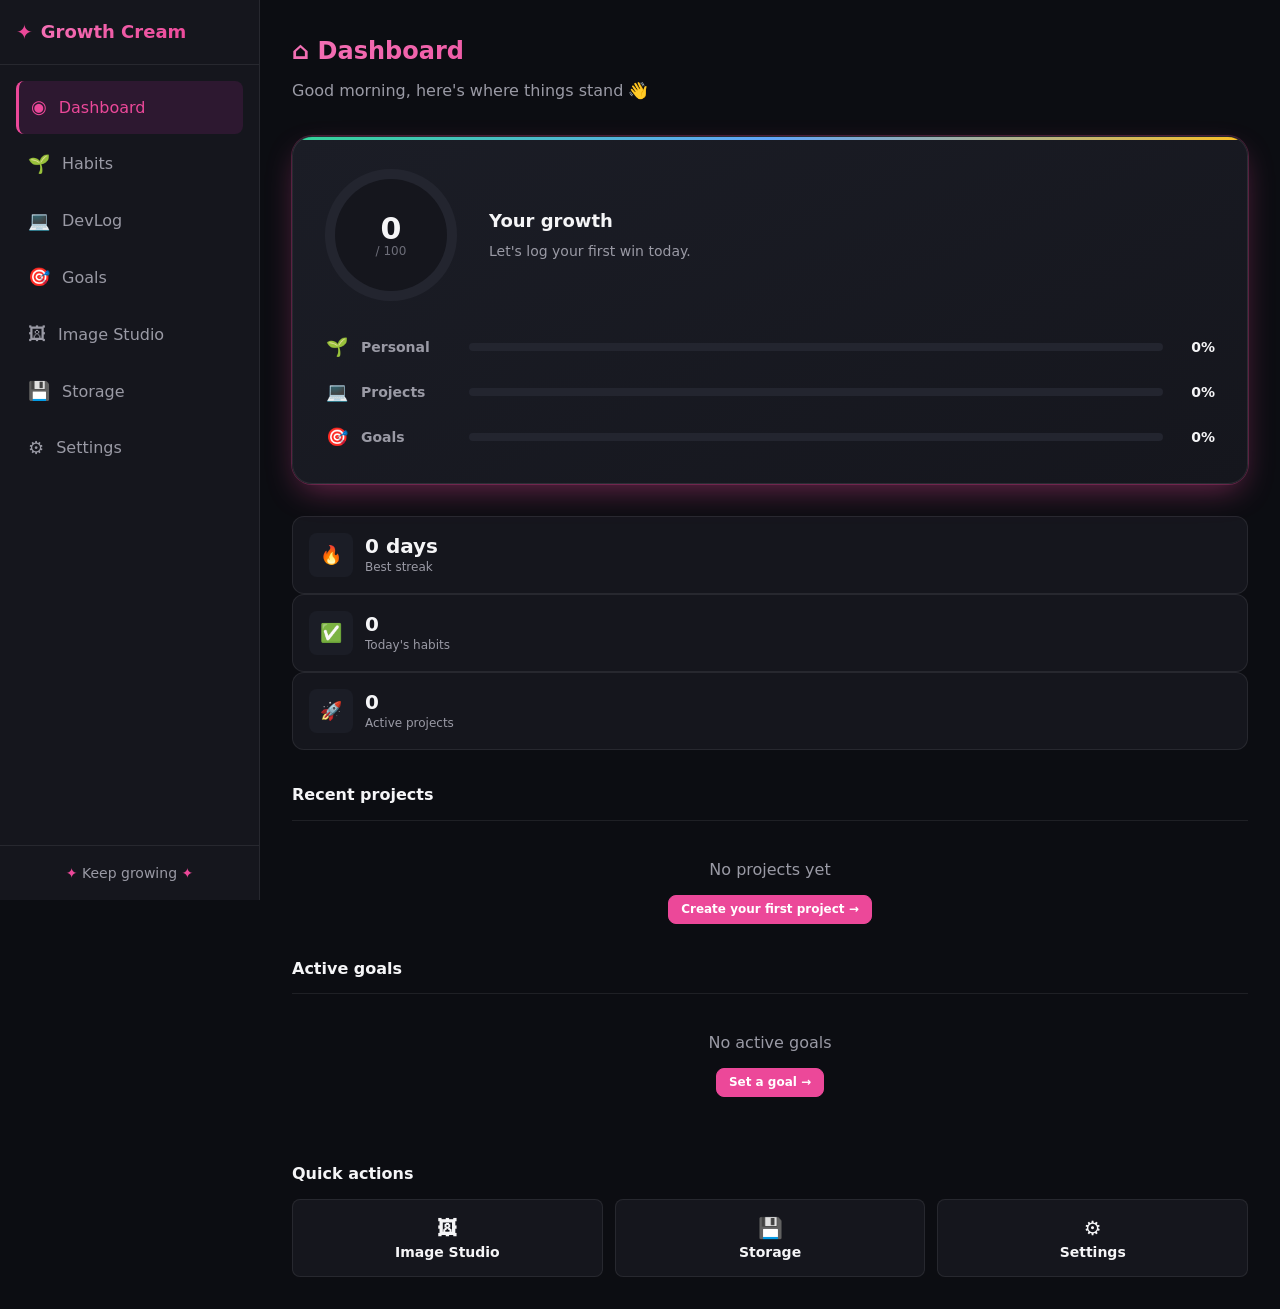
<file: index.html>
<!DOCTYPE html>
<html lang="en">
<head>
    <meta charset="UTF-8">
    <meta name="viewport" content="width=device-width, initial-scale=1.0">
    <meta name="description" content="Growth Cream - Personal growth, habit tracking, project management, and image utilities in one offline-first PWA">
    <meta name="theme-color" content="#0c0d12">
    <title>Growth Cream</title>
    <link rel="manifest" href="/manifest.webmanifest">
    <link rel="icon" href="/favicon.ico" type="image/x-icon">
    <link rel="apple-touch-icon" href="/assets/icons/icon-192.png">
    <meta name="google-site-verification" content="l5zab0NHk3lbRe6HAabq8PNIt4BbzaHUr1Sao5YM5yc" />
    <link rel="stylesheet" href="/css/variables.css">
    <link rel="stylesheet" href="/css/main.css">
    <link rel="stylesheet" href="/css/layout.css">
    <link rel="stylesheet" href="/css/components.css">
    <link rel="stylesheet" href="/css/responsive.css">
    <link rel="stylesheet" href="/css/themes.css">
</head>
<body>
    <div class="app-container">
        <nav id="navbar" class="navbar" aria-label="Main navigation">
            <!-- Navbar will be injected by JavaScript -->
        </nav>
        
        <main class="main-content" id="main-content">
            <div id="page-container">
                <!-- Pages will be loaded here -->
            </div>
        </main>
    </div>
    
    <div id="modal-container"></div>
    <div id="toast-container"></div>
    
    <script type="module" src="/js/app.js"></script>
</body>
</html>
</file>
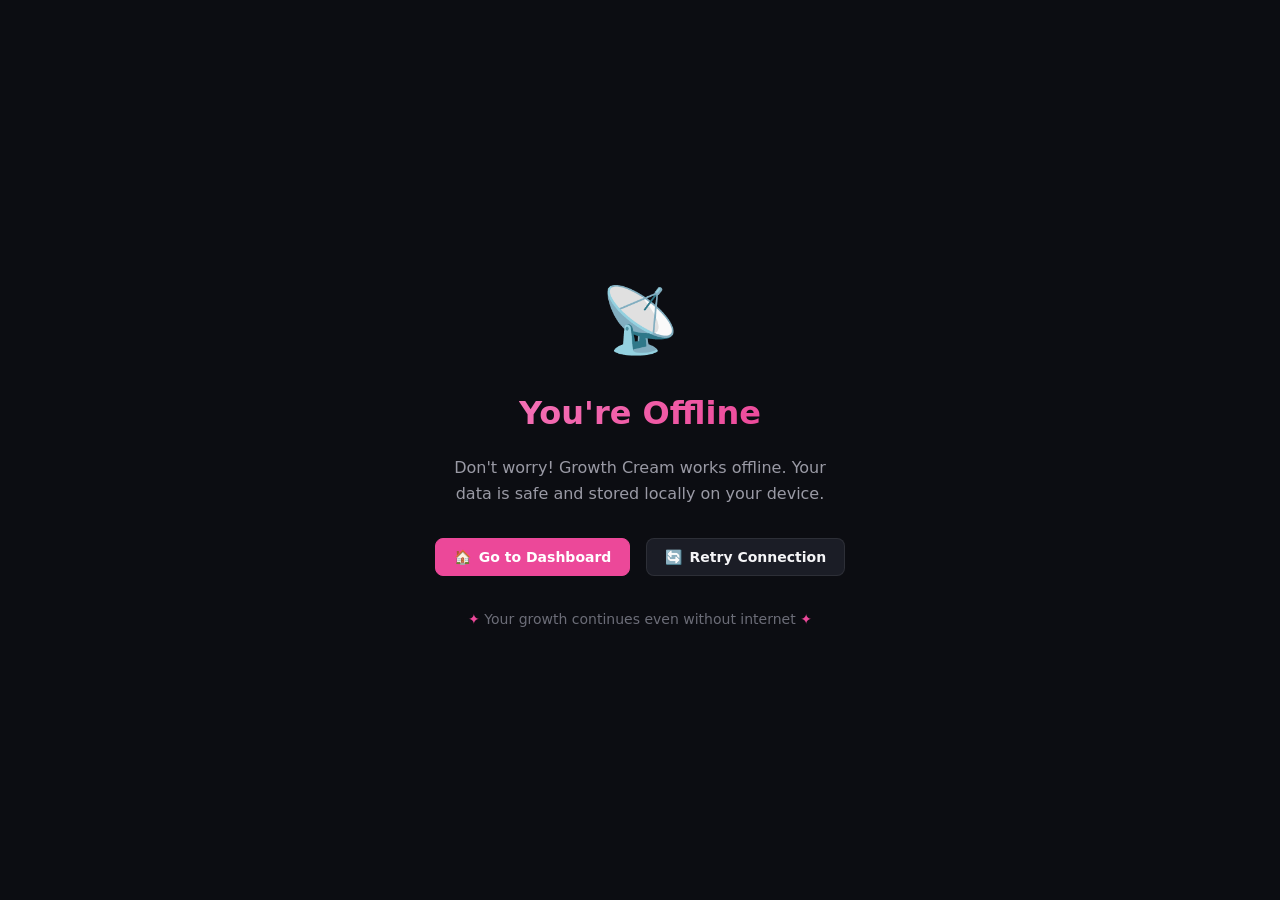
<file: offline.html>
<!DOCTYPE html>
<html lang="en">
<head>
    <meta charset="UTF-8">
    <meta name="viewport" content="width=device-width, initial-scale=1.0">
    <title>Offline - Growth Cream</title>
    <link rel="stylesheet" href="/css/variables.css">
    <link rel="stylesheet" href="/css/main.css">
    <link rel="stylesheet" href="/css/layout.css">
    <link rel="stylesheet" href="/css/components.css">
    <link rel="stylesheet" href="/css/responsive.css">
    <link rel="stylesheet" href="/css/themes.css">
    <style>
        .offline-container {
            display: flex;
            flex-direction: column;
            align-items: center;
            justify-content: center;
            min-height: 100vh;
            text-align: center;
            padding: 2rem;
        }
        
        .offline-icon {
            font-size: 4rem;
            margin-bottom: 1rem;
            animation: pulse 2s ease-in-out infinite;
        }
        
        @keyframes pulse {
            0%, 100% { transform: scale(1); }
            50% { transform: scale(1.1); }
        }
        
        .offline-title {
            font-size: 2rem;
            margin-bottom: 1rem;
            background: linear-gradient(135deg, var(--pink-light), var(--pink));
            -webkit-background-clip: text;
            -webkit-text-fill-color: transparent;
            background-clip: text;
        }
        
        .offline-text {
            color: var(--text-muted);
            margin-bottom: 2rem;
            max-width: 400px;
        }
        
        .offline-actions {
            display: flex;
            gap: 1rem;
            flex-wrap: wrap;
            justify-content: center;
        }
    </style>
</head>
<body>
    <div class="offline-container">
        <div class="offline-icon">📡</div>
        <h1 class="offline-title">You're Offline</h1>
        <p class="offline-text">
            Don't worry! Growth Cream works offline. Your data is safe and stored locally on your device.
        </p>
        <div class="offline-actions">
            <button class="btn btn-primary" onclick="window.location.href='/'">
                <span>🏠</span>
                Go to Dashboard
            </button>
            <button class="btn" onclick="window.location.reload()">
                <span>🔄</span>
                Retry Connection
            </button>
        </div>
        <p style="margin-top: 2rem; color: var(--text-dim); font-size: 0.875rem;">
            <span style="color: var(--pink);">✦</span>
            Your growth continues even without internet
            <span style="color: var(--pink);">✦</span>
        </p>
    </div>
</body>
</html>
</file>
<file: css/variables.css>
:root {
    /* Core palette — neutral charcoal base so color reads intentional, not just dark-mode-by-default */
    --bg: #0c0d12;
    --surface: #15161d;
    --surface-2: #1b1d26;
    --surface-3: #23252f;

    /* Brand accent — refined magenta-pink (was neon/oversaturated) */
    --pink: #ec4899;
    --pink-light: #f472b6;
    --pink-dark: #be185d;
    --neon: #f472b6;

    /* Category accents — give Personal / Projects / Goals their own identity
       instead of everything being the same pink */
    --accent-personal: #34d399;
    --accent-projects: #60a5fa;
    --accent-goals: #fbbf24;

    /* Text */
    --text: #f5f5f7;
    --text-muted: #9a9aa5;
    --text-dim: #6c6d78;

    /* Borders & effects — neutral, not pink-tinted, so it reads as structure not decoration */
    --border: rgba(255, 255, 255, 0.08);
    --border-strong: rgba(255, 255, 255, 0.16);
    --glow: rgba(236, 72, 153, 0.25);
    --glow-strong: rgba(236, 72, 153, 0.45);

    /* Status colors */
    --success: #4ade80;
    --warning: #fbbf24;
    --error: #f87171;
    --info: #60a5fa;

    /* Spacing */
    --space-1: 0.25rem;
    --space-2: 0.5rem;
    --space-3: 0.75rem;
    --space-4: 1rem;
    --space-5: 1.5rem;
    --space-6: 2rem;
    --space-8: 3rem;
    --space-10: 4rem;

    /* Typography */
    --font-family: -apple-system, BlinkMacSystemFont, 'Segoe UI', system-ui, Roboto, Oxygen, Ubuntu, Cantarell, sans-serif;
    --font-size-xs: 0.75rem;
    --font-size-sm: 0.875rem;
    --font-size-base: 1rem;
    --font-size-lg: 1.125rem;
    --font-size-xl: 1.25rem;
    --font-size-2xl: 1.5rem;
    --font-size-3xl: 1.875rem;
    --font-size-4xl: 2.25rem;

    /* Border radius */
    --radius-sm: 0.375rem;
    --radius-md: 0.5rem;
    --radius-lg: 0.75rem;
    --radius-xl: 1rem;
    --radius-2xl: 1.25rem;
    --radius-full: 9999px;

    /* Transitions */
    --transition-fast: 150ms ease;
    --transition-base: 250ms ease;
    --transition-slow: 400ms ease;

    /* Shadows — soft and neutral, reserved for elements that should lift */
    --shadow-sm: 0 1px 2px rgba(0, 0, 0, 0.24);
    --shadow-md: 0 6px 16px rgba(0, 0, 0, 0.32);
    --shadow-lg: 0 16px 40px rgba(0, 0, 0, 0.4);
    --shadow-glow: 0 0 0 1px var(--glow), 0 12px 32px -8px var(--glow-strong);
}

/* Dark theme (default) */
[data-theme="dark"] {
    --bg: #0c0d12;
    --surface: #15161d;
    --surface-2: #1b1d26;
    --surface-3: #23252f;
}

/* Light theme */
[data-theme="light"] {
    --bg: #faf9fb;
    --surface: #ffffff;
    --surface-2: #f4f2f6;
    --surface-3: #ece8ef;
    --pink: #db2777;
    --pink-light: #ec4899;
    --pink-dark: #9d174d;
    --neon: #ec4899;
    --accent-personal: #059669;
    --accent-projects: #2563eb;
    --accent-goals: #d97706;
    --text: #16161a;
    --text-muted: #5c5c68;
    --text-dim: #8a8a94;
    --border: rgba(16, 16, 20, 0.1);
    --border-strong: rgba(16, 16, 20, 0.18);
    --glow: rgba(219, 39, 119, 0.15);
    --glow-strong: rgba(219, 39, 119, 0.3);
    --shadow-sm: 0 1px 2px rgba(16, 16, 20, 0.06);
    --shadow-md: 0 6px 16px rgba(16, 16, 20, 0.08);
    --shadow-lg: 0 16px 40px rgba(16, 16, 20, 0.12);
    --shadow-glow: 0 0 0 1px var(--glow), 0 12px 32px -8px var(--glow-strong);
}
</file>
<file: css/main.css>
/* Reset & base styles */
*,
*::before,
*::after {
    margin: 0;
    padding: 0;
    box-sizing: border-box;
}

html {
    font-size: 16px;
    -webkit-text-size-adjust: 100%;
}

body {
    font-family: var(--font-family);
    background-color: var(--bg);
    color: var(--text);
    line-height: 1.6;
    min-height: 100vh;
    transition: background-color var(--transition-base), color var(--transition-base);
}

img {
    max-width: 100%;
    height: auto;
}

button {
    cursor: pointer;
    font-family: inherit;
}

input,
textarea,
select {
    font-family: inherit;
}

a {
    color: var(--pink);
    text-decoration: none;
    transition: color var(--transition-fast);
}

a:hover {
    color: var(--pink-light);
}

/* Focus styles */
:focus-visible {
    outline: 2px solid var(--pink);
    outline-offset: 2px;
}

/* Scrollbar styling */
::-webkit-scrollbar {
    width: 8px;
    height: 8px;
}

::-webkit-scrollbar-track {
    background: var(--surface);
}

::-webkit-scrollbar-thumb {
    background: var(--border-strong);
    border-radius: var(--radius-full);
}

::-webkit-scrollbar-thumb:hover {
    background: var(--pink);
}

/* Reduced motion */
@media (prefers-reduced-motion: reduce) {
    *,
    *::before,
    *::after {
        animation-duration: 0.01ms !important;
        animation-iteration-count: 1 !important;
        transition-duration: 0.01ms !important;
    }
}

/* Spark animations */
@keyframes spark {
    0% {
        opacity: 0;
        transform: scale(0.4) translateY(4px);
    }
    40% {
        opacity: 1;
        transform: scale(1) translateY(0);
    }
    100% {
        opacity: 0;
        transform: scale(0.2) translateY(-18px);
    }
}

@keyframes spark-burst {
    0% {
        opacity: 0;
        transform: scale(0.3) translate(0, 0);
    }
    50% {
        opacity: 1;
        transform: scale(1) translate(var(--spark-x, 0), var(--spark-y, -10px));
    }
    100% {
        opacity: 0;
        transform: scale(0.2) translate(calc(var(--spark-x, 0) * 2), calc(var(--spark-y, -10px) * 2));
    }
}

.spark {
    position: fixed;
    pointer-events: none;
    z-index: 9999;
    animation: spark 0.6s ease-out forwards;
    font-size: 1rem;
    color: var(--pink);
}

.spark-burst {
    position: fixed;
    pointer-events: none;
    z-index: 9999;
    animation: spark-burst 0.7s ease-out forwards;
    font-size: 1.2rem;
    color: var(--pink);
}
</file>
<file: css/layout.css>
/* App layout */
.app-container {
    display: flex;
    min-height: 100vh;
}

.main-content {
    flex: 1;
    padding: var(--space-6);
    margin-left: 260px;
    max-width: 1400px;
    min-height: 100vh;
}

/* Page layout */
.page {
    display: none;
    animation: fadeIn var(--transition-base);
}

.page.active {
    display: block;
}

@keyframes fadeIn {
    from {
        opacity: 0;
        transform: translateY(8px);
    }
    to {
        opacity: 1;
        transform: translateY(0);
    }
}

/* Grid layouts */
.grid {
    display: grid;
    gap: var(--space-4);
}

.grid-2 {
    grid-template-columns: repeat(2, 1fr);
}

.grid-3 {
    grid-template-columns: repeat(3, 1fr);
}

.grid-4 {
    grid-template-columns: repeat(4, 1fr);
}

/* Section headers */
.section-header {
    display: flex;
    align-items: center;
    justify-content: space-between;
    margin-bottom: var(--space-5);
}

.section-title {
    font-size: var(--font-size-2xl);
    font-weight: 700;
    background: linear-gradient(135deg, var(--pink-light), var(--pink));
    -webkit-background-clip: text;
    -webkit-text-fill-color: transparent;
    background-clip: text;
}
</file>
<file: css/components.css>
/* ==========================================================================
   Core components — card, buttons, forms, modal, toast
   ========================================================================== */

.card {
    background: var(--surface);
    border: 1px solid var(--border);
    border-radius: var(--radius-lg);
    padding: var(--space-5);
    box-shadow: var(--shadow-sm);
}

.btn {
    display: inline-flex;
    align-items: center;
    justify-content: center;
    gap: var(--space-2);
    padding: 0.6rem 1.1rem;
    background: var(--surface-2);
    border: 1px solid var(--border);
    border-radius: var(--radius-md);
    color: var(--text);
    font-size: var(--font-size-sm);
    font-weight: 600;
    line-height: 1.2;
    cursor: pointer;
    transition: background var(--transition-fast), border-color var(--transition-fast),
                color var(--transition-fast), transform var(--transition-fast);
}

.btn:hover {
    background: var(--surface-3);
    border-color: var(--border-strong);
}

.btn:active {
    transform: translateY(1px);
}

.btn:focus-visible {
    outline: 2px solid var(--pink);
    outline-offset: 2px;
}

.btn.active {
    background: var(--pink);
    border-color: var(--pink);
    color: #fff;
}

.btn-primary {
    background: var(--pink);
    border-color: var(--pink);
    color: #fff;
}

.btn-primary:hover {
    background: var(--pink-dark);
    border-color: var(--pink-dark);
}

.btn-danger {
    background: transparent;
    border-color: var(--error);
    color: var(--error);
}

.btn-danger:hover {
    background: var(--error);
    color: #fff;
}

.btn-success {
    background: transparent;
    border-color: var(--success);
    color: var(--success);
}

.btn-success:hover {
    background: var(--success);
    color: #0c0d12;
}

.btn-sm {
    padding: 0.4rem 0.75rem;
    font-size: var(--font-size-xs);
}

.btn-icon {
    padding: 0.5rem;
    width: 2.25rem;
    height: 2.25rem;
    background: transparent;
    border-color: transparent;
    color: var(--text-muted);
}

.btn-icon:hover {
    background: var(--surface-2);
    border-color: var(--border);
    color: var(--text);
}

/* Forms */
.form-group {
    margin-bottom: var(--space-4);
}

.form-label {
    display: block;
    margin-bottom: var(--space-2);
    font-size: var(--font-size-sm);
    font-weight: 600;
    color: var(--text-muted);
}

.form-input,
.form-select,
.form-textarea {
    width: 100%;
    padding: 0.65rem 0.85rem;
    background: var(--surface-2);
    border: 1px solid var(--border);
    border-radius: var(--radius-md);
    color: var(--text);
    font-size: var(--font-size-base);
}

.form-textarea {
    min-height: 100px;
    resize: vertical;
}

.form-input:focus,
.form-select:focus,
.form-textarea:focus {
    outline: none;
    border-color: var(--pink);
    box-shadow: 0 0 0 3px var(--glow);
}

.form-input::placeholder,
.form-textarea::placeholder {
    color: var(--text-dim);
}

/* Modal (structural classes; inline styles in modal.js handle positioning) */
.modal h2 {
    color: var(--text);
}

/* Toast */
.toast-success span:first-child { color: var(--success); }
.toast-error span:first-child { color: var(--error); }
.toast-warning span:first-child { color: var(--warning); }
.toast-info span:first-child { color: var(--info); }

/* Progress bar (shared by dashboard, projects, goals) */
.progress-bar {
    flex: 1;
    height: 8px;
    background: var(--surface-3);
    border-radius: var(--radius-full);
    overflow: hidden;
}

.progress-bar-fill {
    height: 100%;
    background: linear-gradient(90deg, var(--pink-dark), var(--pink));
    border-radius: var(--radius-full);
    transition: width var(--transition-slow);
}

.empty-state {
    text-align: center;
    padding: var(--space-6) var(--space-3);
    color: var(--text-muted);
}

.empty-state p {
    margin-bottom: var(--space-3);
}

/* ==========================================================================
   Navigation
   ========================================================================== */

.navbar {
    position: fixed;
    top: 0;
    left: 0;
    width: 260px;
    height: 100vh;
    background: var(--surface);
    border-right: 1px solid var(--border);
    display: flex;
    flex-direction: column;
    z-index: 1000;
    transition: transform var(--transition-base);
}

.navbar-header {
    padding: var(--space-4);
    border-bottom: 1px solid var(--border);
    display: flex;
    align-items: center;
    justify-content: space-between;
}

.navbar-logo {
    display: flex;
    align-items: center;
    gap: var(--space-2);
    font-weight: 700;
    font-size: var(--font-size-lg);
}

.logo-icon {
    color: var(--pink);
    font-size: var(--font-size-xl);
}

.logo-text {
    background: linear-gradient(135deg, var(--pink-light), var(--pink));
    -webkit-background-clip: text;
    -webkit-text-fill-color: transparent;
    background-clip: text;
}

.navbar-toggle {
    display: none;
    background: none;
    border: none;
    color: var(--text);
    font-size: var(--font-size-xl);
    cursor: pointer;
}

.navbar-nav {
    flex: 1;
    padding: var(--space-4);
    display: flex;
    flex-direction: column;
    gap: var(--space-1);
}

.nav-item {
    display: flex;
    align-items: center;
    gap: var(--space-3);
    padding: var(--space-3);
    border-radius: var(--radius-md);
    color: var(--text-muted);
    text-decoration: none;
    transition: all var(--transition-fast);
}

.nav-item:hover {
    background: var(--surface-2);
    color: var(--text);
}

.nav-item.active {
    background: rgba(255, 43, 214, 0.1);
    color: var(--pink);
    border-left: 3px solid var(--pink);
}

.nav-icon {
    font-size: var(--font-size-lg);
}

.navbar-footer {
    padding: var(--space-4);
    border-top: 1px solid var(--border);
    text-align: center;
    color: var(--text-muted);
    font-size: var(--font-size-sm);
}

.footer-spark {
    color: var(--pink);
}

/* Mobile navigation */
@media (max-width: 768px) {
    .navbar {
        width: 100%;
        height: auto;
        position: fixed;
        bottom: 0;
        top: auto;
        flex-direction: column;
        border-right: none;
        border-top: 1px solid var(--border);
    }
    
    .navbar-header {
        display: none;
    }
    
    .navbar-nav {
        flex-direction: row;
        justify-content: space-around;
        padding: var(--space-2);
        gap: 0;
    }
    
    .nav-item {
        flex-direction: column;
        gap: var(--space-1);
        padding: var(--space-2);
        font-size: var(--font-size-xs);
        text-align: center;
        flex: 1;
    }
    
    .nav-item.active {
        border-left: none;
        border-top: 3px solid var(--pink);
    }
    
    .nav-label {
        font-size: var(--font-size-xs);
    }
    
    .navbar-footer {
        display: none;
    }
}

/* Habit cards */
.habit-card {
    margin-bottom: var(--space-3);
}

.habit-main {
    display: flex;
    flex-direction: column;
    gap: var(--space-3);
}

.habit-info {
    display: flex;
    align-items: center;
    gap: var(--space-3);
}

.habit-icon {
    font-size: var(--font-size-2xl);
}

.habit-name {
    font-size: var(--font-size-lg);
    margin-bottom: var(--space-1);
}

.habit-description {
    color: var(--text-muted);
    font-size: var(--font-size-sm);
}

.habit-stats {
    display: flex;
    gap: var(--space-4);
}

.stat {
    display: flex;
    flex-direction: column;
}

.stat-label {
    font-size: var(--font-size-xs);
    color: var(--text-muted);
}

.stat-value {
    font-weight: 600;
}

.habit-actions {
    display: flex;
    gap: var(--space-2);
}

.complete-btn.completed {
    background: var(--pink);
    color: white;
}

/* Date navigator */
.date-navigator {
    display: flex;
    align-items: center;
    gap: var(--space-3);
    margin-bottom: var(--space-4);
}

.date-display {
    font-weight: 600;
    min-width: 150px;
    text-align: center;
}

/* Bar chart */
.bar-chart {
    display: flex;
    align-items: flex-end;
    gap: var(--space-2);
    height: 200px;
    padding: var(--space-3);
}

.bar-item {
    flex: 1;
    display: flex;
    flex-direction: column;
    align-items: center;
    gap: var(--space-2);
    height: 100%;
    justify-content: flex-end;
}

.bar {
    width: 100%;
    max-width: 40px;
    background: linear-gradient(180deg, var(--pink-light), var(--pink));
    border-radius: var(--radius-sm) var(--radius-sm) 0 0;
    position: relative;
    min-height: 4px;
    transition: height var(--transition-base);
}

.bar-item.today .bar {
    background: linear-gradient(180deg, var(--neon), var(--pink-dark));
    box-shadow: var(--shadow-glow);
}

.bar-value {
    position: absolute;
    top: -20px;
    left: 50%;
    transform: translateX(-50%);
    font-size: var(--font-size-xs);
    color: var(--text);
}

.bar-label {
    font-size: var(--font-size-xs);
    color: var(--text-muted);
}

/* Project layout */
.projects-layout {
    display: grid;
    grid-template-columns: 1fr 1fr;
    gap: var(--space-4);
}

@media (max-width: 768px) {
    .projects-layout {
        grid-template-columns: 1fr;
    }
}

.project-card {
    cursor: pointer;
    margin-bottom: var(--space-3);
}

.project-card.selected {
    border-color: var(--pink);
    box-shadow: var(--shadow-glow);
}

.project-header {
    display: flex;
    justify-content: space-between;
    align-items: center;
    margin-bottom: var(--space-2);
}

.project-progress {
    display: flex;
    align-items: center;
    gap: var(--space-2);
    margin: var(--space-2) 0;
}

.project-tech {
    display: flex;
    gap: var(--space-1);
    flex-wrap: wrap;
    margin: var(--space-2) 0;
}

.project-meta {
    color: var(--text-muted);
    font-size: var(--font-size-sm);
}

/* Image Studio */
.image-tabs {
    display: flex;
    gap: var(--space-2);
    margin-bottom: var(--space-4);
    flex-wrap: wrap;
}

.image-tabs .btn.active {
    background: linear-gradient(135deg, var(--pink-dark), var(--pink));
    color: white;
}

.image-workspace {
    display: grid;
    grid-template-columns: 1fr 1fr;
    gap: var(--space-4);
    margin-bottom: var(--space-4);
}

@media (max-width: 768px) {
    .image-workspace {
        grid-template-columns: 1fr;
    }
}

.dropzone {
    border: 2px dashed var(--border);
    border-radius: var(--radius-lg);
    padding: var(--space-8);
    text-align: center;
    transition: all var(--transition-base);
    cursor: pointer;
}

.dropzone:hover,
.dropzone.dragover {
    border-color: var(--pink);
    background: rgba(255, 43, 214, 0.05);
}

.dropzone-icon {
    font-size: 3rem;
    margin-bottom: var(--space-3);
}

.dropzone-spark {
    color: var(--pink);
    font-size: var(--font-size-lg);
    animation: spark 1s ease-in-out infinite;
}

.image-preview {
    display: flex;
    justify-content: center;
    align-items: center;
    min-height: 300px;
    background: var(--surface-2);
    border-radius: var(--radius-md);
    padding: var(--space-3);
}

.result-info {
    margin-top: var(--space-3);
    padding: var(--space-3);
    background: var(--surface-2);
    border-radius: var(--radius-md);
}

/* Storage */
.storage-info-banner {
    background: var(--surface-2);
    border: 1px solid var(--border);
    border-radius: var(--radius-md);
    padding: var(--space-3);
    margin-bottom: var(--space-4);
    color: var(--text-muted);
}

.storage-layout {
    display: grid;
    grid-template-columns: 1fr 1fr;
    gap: var(--space-4);
}

@media (max-width: 768px) {
    .storage-layout {
        grid-template-columns: 1fr;
    }
}

.storage-card {
    cursor: pointer;
    margin-bottom: var(--space-3);
}

.storage-card.selected {
    border-color: var(--pink);
    box-shadow: var(--shadow-glow);
}

.storage-metrics {
    display: flex;
    gap: var(--space-4);
    margin-top: var(--space-2);
}

.metric {
    display: flex;
    flex-direction: column;
}

.growth-stats {
    display: flex;
    gap: var(--space-4);
    margin: var(--space-3) 0;
}

.snapshots-list {
    max-height: 300px;
    overflow-y: auto;
}

.snapshot-item {
    display: flex;
    justify-content: space-between;
    padding: var(--space-2);
    border-bottom: 1px solid var(--border);
}
/* ==========================================================================
   Dashboard
   ========================================================================== */

.dashboard-container {
    display: flex;
    flex-direction: column;
    gap: var(--space-6);
    max-width: 980px;
}

.dashboard-header {
    margin-bottom: 0;
}

.dashboard-greeting {
    margin-top: var(--space-2);
    color: var(--text-muted);
    font-size: var(--font-size-base);
}

/* Hero growth card — the one bold element on the page */
.growth-hero {
    background: linear-gradient(155deg, var(--surface-2), var(--surface));
    border: 1px solid var(--border);
    border-radius: var(--radius-2xl);
    padding: var(--space-6);
    box-shadow: var(--shadow-glow);
    position: relative;
    overflow: hidden;
}

.growth-hero::before {
    content: '';
    position: absolute;
    inset: 0 0 auto 0;
    height: 3px;
    background: linear-gradient(90deg, var(--accent-personal), var(--accent-projects), var(--accent-goals));
}

.growth-hero-copy {
    flex: 1;
    min-width: 200px;
}

.growth-hero h3 {
    font-size: var(--font-size-lg);
    font-weight: 700;
    margin-bottom: var(--space-1);
}

.growth-hero-sub {
    color: var(--text-muted);
    font-size: var(--font-size-sm);
    max-width: 32ch;
}

.growth-hero-top {
    display: flex;
    align-items: center;
    gap: var(--space-6);
    margin-bottom: var(--space-6);
    flex-wrap: wrap;
}

.growth-ring {
    --ring-size: 132px;
    width: var(--ring-size);
    height: var(--ring-size);
    flex-shrink: 0;
    border-radius: 50%;
    background: conic-gradient(var(--pink) calc(var(--score, 0) * 3.6deg), var(--surface-3) 0deg);
    display: flex;
    align-items: center;
    justify-content: center;
    position: relative;
}

.growth-ring::before {
    content: '';
    position: absolute;
    inset: 10px;
    border-radius: 50%;
    background: var(--surface);
}

.growth-ring-value {
    position: relative;
    z-index: 1;
    display: flex;
    flex-direction: column;
    align-items: center;
    line-height: 1.1;
}

.score-number {
    font-size: var(--font-size-3xl);
    font-weight: 800;
    color: var(--text);
}

.score-total {
    font-size: var(--font-size-xs);
    color: var(--text-dim);
}

.growth-breakdown {
    display: flex;
    flex-direction: column;
    gap: var(--space-4);
}

.growth-item {
    display: grid;
    grid-template-columns: 1.5rem 6rem 1fr 2.5rem;
    align-items: center;
    gap: var(--space-3);
}

.growth-icon {
    font-size: var(--font-size-lg);
    text-align: center;
}

.growth-label {
    font-size: var(--font-size-sm);
    color: var(--text-muted);
    font-weight: 600;
}

.growth-value {
    font-size: var(--font-size-sm);
    font-weight: 700;
    text-align: right;
    color: var(--text);
}

.growth-item[data-category="personal"] .progress-bar-fill { background: var(--accent-personal); }
.growth-item[data-category="projects"] .progress-bar-fill { background: var(--accent-projects); }
.growth-item[data-category="goals"] .progress-bar-fill { background: var(--accent-goals); }

/* Stat row — quiet, flat tiles (deliberately not styled like .card, to
   keep the hero card as the one strong visual moment) */
.stat-tile {
    display: flex;
    align-items: center;
    gap: var(--space-3);
    padding: var(--space-4);
    background: var(--surface);
    border: 1px solid var(--border);
    border-radius: var(--radius-lg);
    cursor: pointer;
    transition: border-color var(--transition-fast), transform var(--transition-fast);
}

.stat-tile:hover {
    border-color: var(--border-strong);
    transform: translateY(-1px);
}

.stat-icon {
    width: 2.75rem;
    height: 2.75rem;
    flex-shrink: 0;
    display: flex;
    align-items: center;
    justify-content: center;
    font-size: var(--font-size-lg);
    border-radius: var(--radius-md);
    background: var(--surface-2);
}

.stat-value {
    font-size: var(--font-size-xl);
    font-weight: 800;
    line-height: 1.2;
}

.stat-label {
    font-size: var(--font-size-xs);
    color: var(--text-muted);
}

/* Recent / goals panels — list structure instead of another card-in-card */
.dashboard-sections {
    align-items: start;
}

.recent-section,
.goals-section {
    background: transparent;
    border: none;
    box-shadow: none;
    padding: 0;
}

.recent-section h3,
.goals-section h3 {
    font-size: var(--font-size-base);
    font-weight: 700;
    padding-bottom: var(--space-3);
    border-bottom: 1px solid var(--border);
    margin-bottom: var(--space-1);
}

.recent-item {
    display: flex;
    align-items: center;
    gap: var(--space-3);
    padding: var(--space-3) 0;
    border-bottom: 1px solid var(--border);
}

.recent-item:last-child {
    border-bottom: none;
}

.recent-icon {
    font-size: var(--font-size-lg);
    flex-shrink: 0;
}

.recent-content {
    flex: 1;
    min-width: 0;
}

.recent-title {
    font-weight: 600;
    font-size: var(--font-size-sm);
    white-space: nowrap;
    overflow: hidden;
    text-overflow: ellipsis;
}

.recent-meta {
    font-size: var(--font-size-xs);
    color: var(--text-muted);
    margin-top: 2px;
}

.recent-item .progress-bar {
    flex: none;
    width: 56px;
}

/* Quick actions */
.quick-actions {
    background: transparent;
    border: none;
    box-shadow: none;
    padding: 0;
}

.quick-actions h3 {
    font-size: var(--font-size-base);
    font-weight: 700;
    margin-bottom: var(--space-3);
}

.quick-actions-grid {
    display: flex;
    gap: var(--space-3);
    flex-wrap: wrap;
}

.quick-action {
    flex: 1;
    min-width: 140px;
    flex-direction: column;
    gap: var(--space-1);
    padding: var(--space-4);
    background: var(--surface);
}

.quick-action span:first-child {
    font-size: var(--font-size-xl);
}
</file>
<file: css/responsive.css>
/* Mobile responsive */
@media (max-width: 768px) {
    /* Global scroll & box sizing safeguards */
    html, body {
        overflow-x: hidden;
        width: 100%;
    }

    /* Enforce strict box-sizing on everything to prevent padding from causing overflow */
    * {
        box-sizing: border-box;
    }

    /* Main container padding - clears bottom floating navigation bar */
    .main-content,
    .image-studio-container {
        margin-left: 0;
        padding: var(--space-3, 12px);
        padding-bottom: 120px !important; /* Increased for bottom nav */
        width: 100%;
        max-width: 100vw;
    }

    /* Layout & Grid standard overrides */
    .grid-2,
    .grid-3,
    .grid-4 {
        grid-template-columns: 1fr;
    }

    /* CARD FIXES: Prevent right-side clipping */
    .growth-hero,
    .project-card,
    .card {
        width: 100%;
        max-width: 100%;
        box-sizing: border-box;
        margin-left: 0;
        margin-right: 0;
        overflow: hidden; /* Keep internal elements from breaking the card */
    }

    .section-header {
        flex-direction: column;
        align-items: flex-start;
        gap: var(--space-3);
        width: 100%;
    }

    .section-title {
        font-size: var(--font-size-xl);
    }

    .growth-hero {
        padding: var(--space-4) var(--space-3); /* Slightly reduced horizontal padding */
    }

    .growth-hero-top {
        gap: var(--space-4);
        width: 100%;
    }

    .growth-ring {
        --ring-size: 104px;
        flex-shrink: 0; /* Prevent the ring from being squished */
    }

    .score-number {
        font-size: var(--font-size-2xl);
    }

    /* Adjust list items to not overflow */
    .growth-item {
        grid-template-columns: 1.25rem 4.25rem 1fr 2.25rem;
        gap: var(--space-2);
        width: 100%;
    }

    .stat-tile {
        padding: var(--space-3);
        width: 100%;
    }

    .quick-action {
        min-width: 100px;
    }

    .project-card-header,
    .image-preview-header {
        display: flex;
        flex-wrap: wrap;
        align-items: center;
        justify-content: space-between;
        gap: 8px;
    }

    /* NAVIGATION FIXES: Prevent vertical text splitting */
    /* Target your bottom navigation container/links */
    nav, .bottom-nav, .sidebar {
        overflow-x: auto; /* Enable horizontal swiping if items exceed screen width */
        overflow-y: hidden;
        flex-wrap: nowrap !important; /* Prevent items from wrapping to a new line */
        justify-content: flex-start;
        -webkit-overflow-scrolling: touch; /* Smooth scrolling on iOS */
        scrollbar-width: none; /* Hide scrollbar for cleaner look */
    }

    nav::-webkit-scrollbar, .bottom-nav::-webkit-scrollbar, .sidebar::-webkit-scrollbar {
        display: none;
    }

    /* Target the text inside the navigation items */
    nav a span, .bottom-nav a span, .sidebar a span, .nav-item span {
        word-break: normal !important; /* Stop breaking mid-word */
        white-space: nowrap !important; /* Keep text on one line */
        font-size: 0.65rem; /* Slightly smaller text */
        display: block;
        text-align: center;
        overflow: hidden;
        text-overflow: ellipsis;
    }

    /* Target the nav items themselves to ensure they have enough room */
    nav a, .bottom-nav a, .sidebar a, .nav-item {
        min-width: 55px; /* Guarantee a minimum width per item */
        padding: 8px 4px !important;
        flex: 0 0 auto; /* Don't allow flexbox to shrink them smaller than min-width */
    }

    /* Prevent long title overflows elsewhere */
    p, h2, h3 {
        word-break: break-word;
        overflow-wrap: break-word;
    }
}

/* Small phones */
@media (max-width: 380px) {
    .growth-hero-top {
        flex-direction: column;
        align-items: flex-start;
    }

    .image-tabs .btn,
    .image-actions .btn {
        flex: 1 1 100%;
    }
    
    /* Further scale down nav text for extra small screens */
    nav a span, .bottom-nav a span, .sidebar a span, .nav-item span {
        font-size: 0.6rem;
    }
}

/* Tablet */
@media (min-width: 769px) and (max-width: 1024px) {
    .main-content {
        margin-left: 200px;
        padding: var(--space-4);
        padding-bottom: 40px;
    }

    .grid-3,
    .grid-4 {
        grid-template-columns: repeat(2, 1fr);
    }
}

/* Desktop */
@media (min-width: 1025px) {
    .grid-2 {
        grid-template-columns: repeat(2, 1fr);
    }

    .grid-3 {
        grid-template-columns: repeat(3, 1fr);
    }

    .grid-4 {
        grid-template-columns: repeat(4, 1fr);
    }
}
</file>
<file: css/themes.css>
/* Theme transitions */
body {
    transition: background-color var(--transition-base), color var(--transition-base);
}

.card,
.btn,
.form-input,
.form-select,
.form-textarea {
    transition: background-color var(--transition-base), 
                border-color var(--transition-base), 
                color var(--transition-base),
                box-shadow var(--transition-base),
                transform var(--transition-fast);
}
</file>
